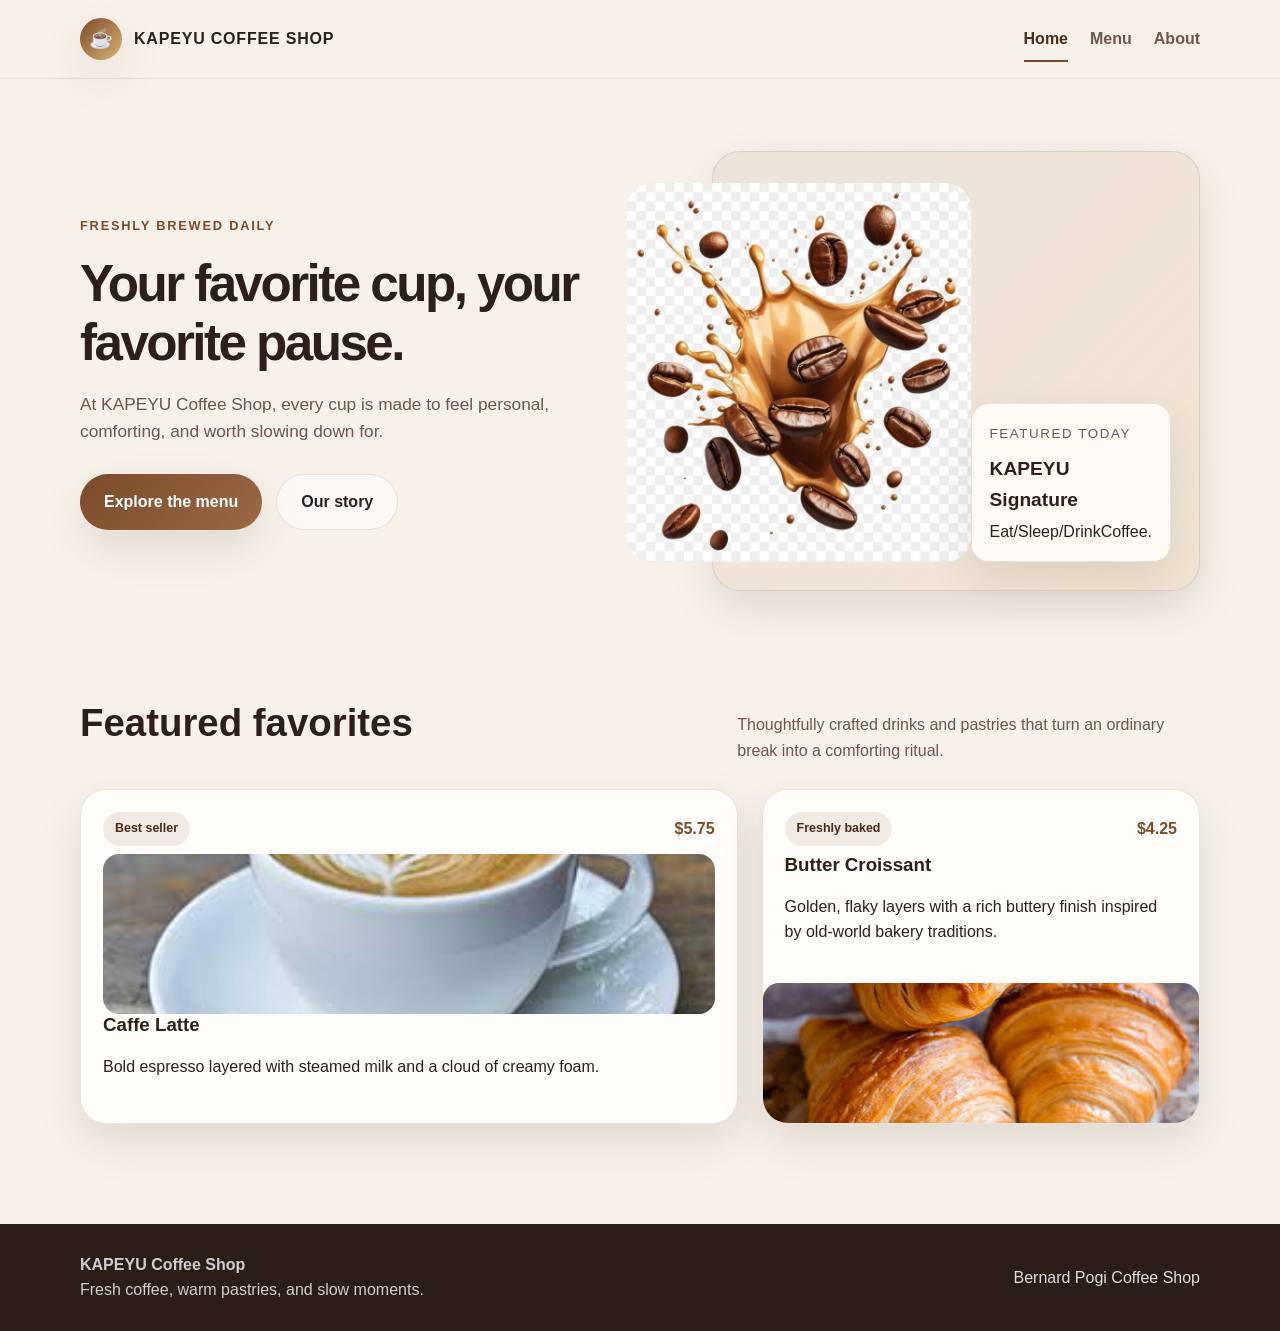
<file: index.html>
<!DOCTYPE html>
<html lang="en">
  <head>
    <meta charset="UTF-8" />
    <meta name="viewport" content="width=device-width, initial-scale=1.0" />
    <title>KAPEYU Coffee Shop</title>
    <meta
      name="description"
      content="KAPEYU Coffee Shop is a warm coffee house serving handcrafted drinks, fresh pastries, and a welcoming place to pause and enjoy the moment."
    />
    <link rel="stylesheet" href="styles.css" />
  </head>
  <body>
    <header class="navbar">
      <div class="container navbar-inner">
        <a href="index.html" class="brand" aria-label="KAPEYU Coffee Shop homepage">
          <span class="brand-mark">☕</span>
          <span>KAPEYU Coffee Shop</span>
        </a>

        <nav class="nav-links" aria-label="Main navigation">
          <a href="index.html" class="active">Home</a>
          <a href="menu.html">Menu</a>
          <a href="about.html">About</a>
        </nav>
      </div>
    </header>

    <main>
      <section class="hero">
        <div class="container hero-grid">
          <div class="hero-copy">
            <span class="eyebrow">Freshly brewed daily</span>
            <h1>Your favorite cup, your favorite pause.</h1>
            <p class="lead">
              At KAPEYU Coffee Shop, every cup is made to feel personal, comforting, and worth slowing down for.
            </p>
            <div class="actions">
              <a href="menu.html" class="button">Explore the menu</a>
              <a href="about.html" class="button-secondary">Our story</a>
            </div>
          </div>

          <div class="hero-visual hero-panel">
            <img
              src="images/kape.jpg"
              alt="KAPEYU Coffee Shop"
              style="width: 80%; height: 80; object-fit: cover; border-radius: 25px;"
            />
            <div class="float-card">
              <small>Featured today</small>
              <strong>KAPEYU Signature</strong>
              <span>Eat/Sleep/DrinkCoffee.</span>
            </div>
          </div>
        </div>
      </section>

      <section class="section">
        <div class="container">
          <div class="section-header">
            <h2>Featured favorites</h2>
            <p>
              Thoughtfully crafted drinks and pastries that turn an ordinary break into a comforting ritual.
            </p>
          </div>

          <div class="featured-grid">
            <article class="feature-card">
              <div class="feature-card-body">
                <div class="meta">
                  <span class="badge">Best seller</span>
                  <span class="price">$5.75</span>
                </div>
                <div class="product-visual">
                  <img
                    src="images/cafe latte.jpg"
                    alt="Cafe Latte"
                    style="width: 100%; height: 160px; object-fit: cover; border-radius: 16px;"
                  />
                </div>

                <h3>Caffe Latte</h3>
                <p>
                  Bold espresso layered with steamed milk and a cloud of creamy foam.
                </p>
              </div>
            </article>

            <article class="feature-card">
              <div class="feature-card-body">
                <div class="meta">
                  <span class="badge">Freshly baked</span>
                  <span class="price">$4.25</span>
                </div>
                <h3>Butter Croissant</h3>
                <p>
                  Golden, flaky layers with a rich buttery finish inspired by old-world bakery traditions.
                </p>
              </div>
               <div class="product-visual">
                  <img
                    src="images/croissants.jpg"
                    alt="Butter croissant"
                    style="width: 100%; height: 140px; object-fit: cover; border-radius: 16px;"
                  />
                </div>
            </article>
          </div>
        </div>
      </section>

  

    <footer class="footer">
      <div class="container footer-inner">
        <div>
          <strong>KAPEYU Coffee Shop</strong><br />
          <span>Fresh coffee, warm pastries, and slow moments.
            
          </span>
        </div>

        <div class="footer-credit">
          <span>Bernard Pogi Coffee Shop</span>
        </div>
      </div>
    </footer>
  </body>
</html>
</file>
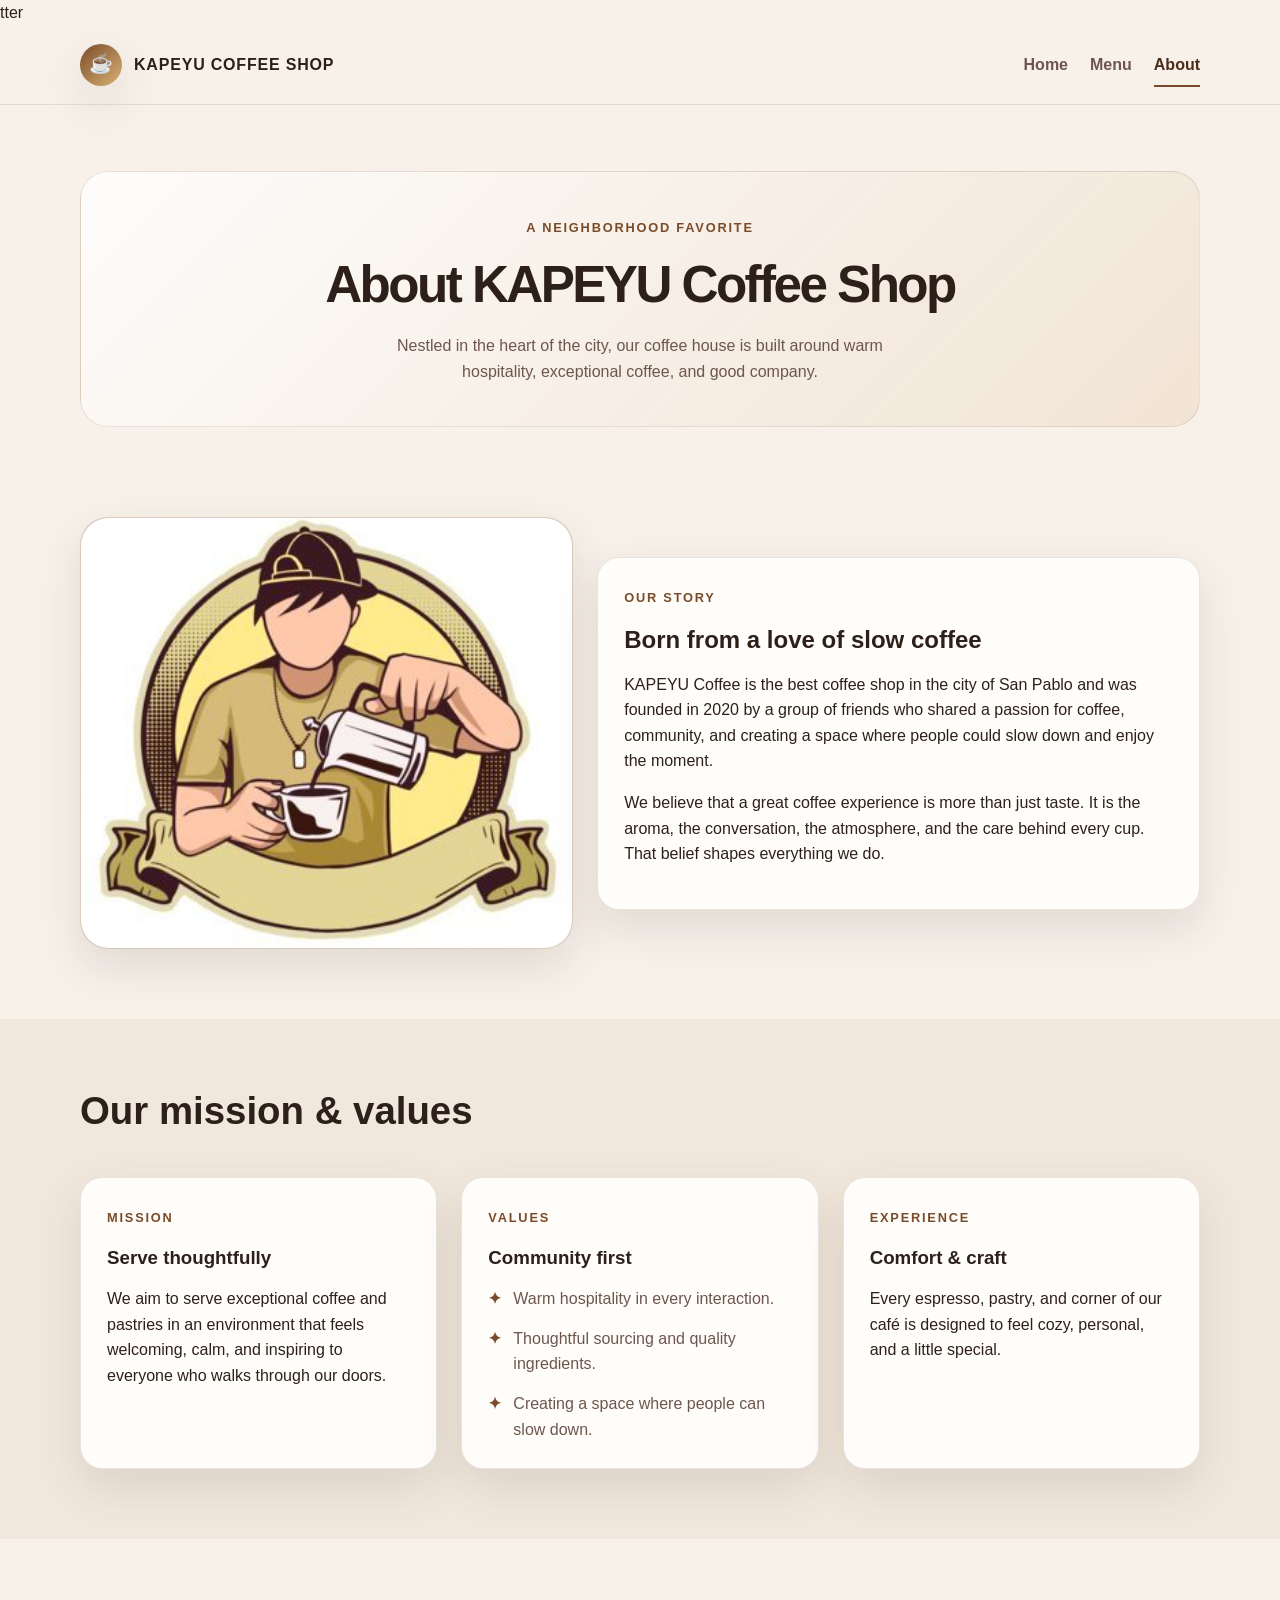
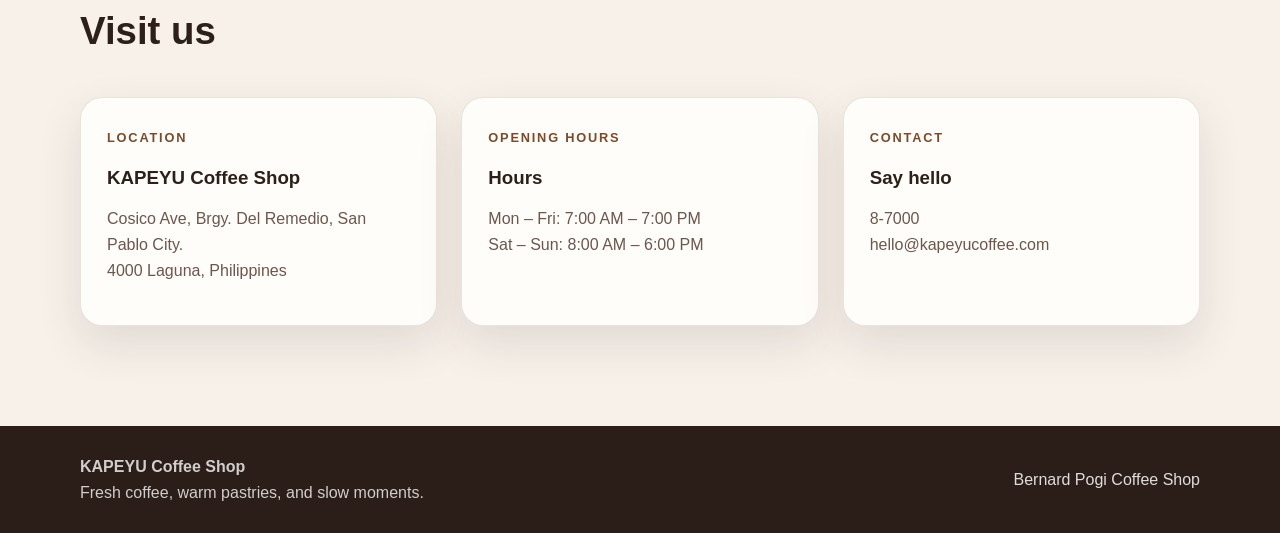
<file: about.html>
<!DOCTYPE html>
<html lang="en">tter
  <head>
    <meta charset="UTF-8" />
    <meta name="viewport" content="width=device-width, initial-scale=1.0" />
    <title>About | KAPEYU Coffee Shop</title>
    <meta
      name="description"
      content="Learn about KAPEYU Coffee Shop, our story, values, location, opening hours, and contact details."
    />
    <link rel="stylesheet" href="styles.css" />
  </head>
  <body>
    <header class="navbar">
      <div class="container navbar-inner">
        <a href="index.html" class="brand" aria-label="KAPEYU Coffee Shop homepage">
          <span class="brand-mark">☕</span>
          <span>KAPEYU Coffee Shop</span>
        </a>

        <nav class="nav-links" aria-label="Main navigation">
          <a href="index.html">Home</a>
          <a href="menu.html">Menu</a>
          <a href="about.html" class="active">About</a>
        </nav>
      </div>
    </header>

    <main>
      <section class="hero-page">
        <div class="container page-hero">
          <span class="eyebrow">A neighborhood favorite</span>
          <h1>About KAPEYU Coffee Shop</h1>
          <p>
            Nestled in the heart of the city, our coffee house is built around warm hospitality, exceptional coffee, and good company.
          </p>
        </div>
      </section>

      <section class="section">
        <div class="container about-grid">
          <div class="about-photo">
            <img
              src="images/LOGOkape.jpg"
              alt="KAPEYU Coffee Shop interior"
              style="width: 100%; height: 430px; object-fit: cover; border-radius: 28px;"
            />
          </div>

          <div>
            <div class="story-box">
              <span class="eyebrow">Our story</span>
              <h2>Born from a love of slow coffee</h2>
              <p>
                KAPEYU Coffee is the best coffee shop in the city of San Pablo and was founded in 2020 by a group of friends who shared a passion for coffee, community, and creating a space where people could slow down and enjoy the moment.  
              </p>
              <p>
                We believe that a great coffee experience is more than just taste. It is the aroma, the conversation, the atmosphere, and the care behind every cup. That belief shapes everything we do.
              </p>
            </div>
          </div>
        </div>
      </section>

      <section class="section" style="background: #f1e8dd;">
        <div class="container">
          <div class="section-header">
            <h2>Our mission & values</h2>
          </div>

          <div class="info-grid">
            <article class="story-box">
              <span class="eyebrow">Mission</span>
              <h3>Serve thoughtfully</h3>
              <p>
                We aim to serve exceptional coffee and pastries in an environment that feels welcoming, calm, and inspiring to everyone who walks through our doors.
              </p>
            </article>

            <article class="story-box">
              <span class="eyebrow">Values</span>
              <h3>Community first</h3>
              <ul class="values-list">
                <li>Warm hospitality in every interaction.</li>
                <li>Thoughtful sourcing and quality ingredients.</li>
                <li>Creating a space where people can slow down.</li>
              </ul>
            </article>

            <article class="story-box">
              <span class="eyebrow">Experience</span>
              <h3>Comfort & craft</h3>
              <p>
                Every espresso, pastry, and corner of our café is designed to feel cozy, personal, and a little special.
              </p>
            </article>
          </div>
        </div>
      </section>

      <section class="section">
        <div class="container">
          <div class="section-header">
            <h2>Visit us</h2>
          </div>

          <div class="info-grid">
            <article class="contact-box">
              <span class="eyebrow">Location</span>
              <h3>KAPEYU Coffee Shop</h3>
              <p> Cosico Ave, Brgy. Del Remedio, San Pablo City.<br /> 4000 Laguna, Philippines</p>
            </article>

            <article class="contact-box">
              <span class="eyebrow">Opening hours</span>
              <h3>Hours</h3>
              <p>Mon – Fri: 7:00 AM – 7:00 PM<br />Sat – Sun: 8:00 AM – 6:00 PM</p>
            </article>

            <article class="contact-box">
              <span class="eyebrow">Contact</span>
              <h3>Say hello</h3>
              <p><a href="tel:">8-7000</a><br /><a href=":hello@kapeyucoffee.com">hello@kapeyucoffee.com</a></p>
            </article>
          </div>
        </div>
      </section>
    </main>

    <footer class="footer">
      <div class="container footer-inner">
        <div>
          <strong>KAPEYU Coffee Shop</strong><br />
          <span>Fresh coffee, warm pastries, and slow moments.</span>
        </div>

        <div class="footer-credit">
          <span>Bernard Pogi Coffee Shop</span>
        </div>
      </div>
      </div>
    </footer>
  </body>
</html>
</file>
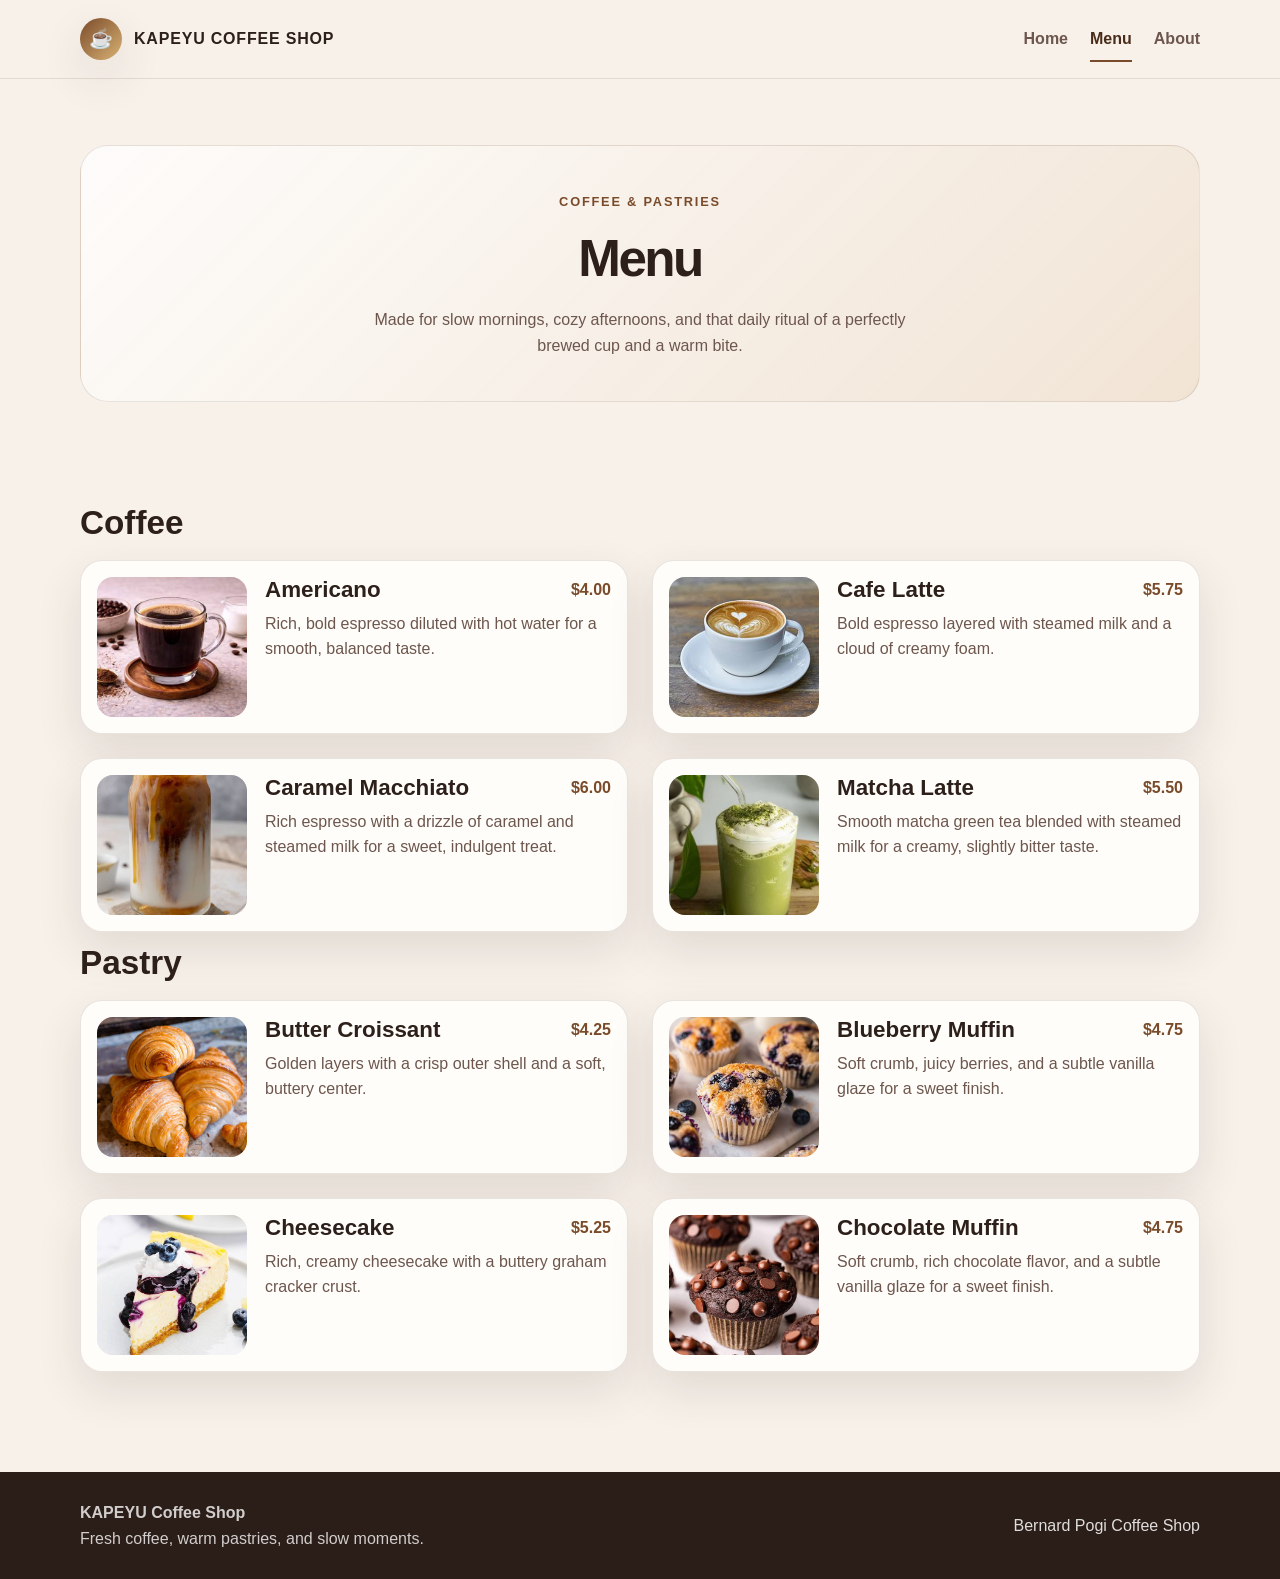
<file: menu.html>
<!DOCTYPE html>
<html lang="en">
  <head>
    <meta charset="UTF-8" />
    <meta name="viewport" content="width=device-width, initial-scale=1.0" />
    <title>Menu | KAPEYU Coffee Shop</title>
    <meta
      name="description"
      content="Explore the menu at KAPEYU Coffee Shop, featuring handcrafted coffee and fresh pastries."
    />
    <link rel="stylesheet" href="styles.css" />
  </head>
  <body>
    <header class="navbar">
      <div class="container navbar-inner">
        <a href="index.html" class="brand" aria-label="KAPEYU Coffee Shop homepage">
          <span class="brand-mark">☕</span>
          <span>KAPEYU Coffee Shop</span>
        </a>

        <nav class="nav-links" aria-label="Main navigation">
          <a href="index.html">Home</a>
          <a href="menu.html" class="active">Menu</a>
          <a href="about.html">About</a>
        </nav>
      </div>
    </header>

    <main>
      <section class="hero-page">
        <div class="container page-hero">
          <span class="eyebrow">Coffee & pastries</span>
          <h1>Menu</h1>
          <p>
            Made for slow mornings, cozy afternoons, and that daily ritual of a perfectly brewed cup and a warm bite.
          </p>
        </div>
      </section>

      <section class="section">
        <div class="container">
          <div class="menu-category">
            <h2>Coffee</h2>
            <div class="menu-grid">
              <article class="menu-item">
                <div class="product-visual">
                  <img
                    src="images/americano coffee.jpg"
                    alt="Americano drink"
                    style="width: 100%; height: 140px; object-fit: cover; border-radius: 16px;"
                  />
                </div>
                <div class="product-item">
                  <div class="product-head">
                    <h3>Americano</h3>
                    <span class="price">$4.00</span>
                  </div>
                  <p>Rich, bold espresso diluted with hot water for a smooth, balanced taste.</p>
                </div>
              </article>

              <article class="menu-item">
                <div class="product-visual">
                  <img
                    src="images/cafe latte.jpg"
                    alt="Cafe Latte"
                    style="width: 100%; height: 140px; object-fit: cover; border-radius: 16px;"
                  />
                </div>
                <div class="product-item">
                  <div class="product-head">
                    <h3>Cafe Latte</h3>
                    <span class="price">$5.75</span>
                  </div>
                  <p>Bold espresso layered with steamed milk and a cloud of creamy foam.</p>
                </div>
              </article>

              <article class="menu-item">
                <div class="product-visual">
                  <img
                    src="images/caramel macchiato.jpg"
                    alt="Caramel Macchiato"
                    style="width: 100%; height: 140px; object-fit: cover; border-radius: 16px;"
                  />
                </div>
                <div class="product-item">
                  <div class="product-head">
                    <h3>Caramel Macchiato</h3>
                    <span class="price">$6.00</span>
                  </div>
                  <p>Rich espresso with a drizzle of caramel and steamed milk for a sweet, indulgent treat.</p>
                </div>
              </article>

              <article class="menu-item">
                <div class="product-visual">
                  <img
                    src="images/matcha latte.jpg"
                    alt="Matcha Latte"
                    style="width: 100%; height: 140px; object-fit: cover; border-radius: 16px;"
                  />
                </div>
                <div class="product-item">
                  <div class="product-head">
                    <h3>Matcha Latte</h3>
                    <span class="price">$5.50</span>
                  </div>
                  <p>Smooth matcha green tea blended with steamed milk for a creamy, slightly bitter taste.</p>
                </div>
              </article>
            </div>
          </div>

          <div class="menu-category">
            <h2>Pastry</h2>
            <div class="menu-grid">
              <article class="menu-item">
                <div class="product-visual">
                  <img
                    src="images/croissants.jpg"
                    alt="Butter croissant"
                    style="width: 100%; height: 140px; object-fit: cover; border-radius: 16px;"
                  />
                </div>
                <div class="product-item">
                  <div class="product-head">
                    <h3>Butter Croissant</h3>
                    <span class="price">$4.25</span>
                  </div>
                  <p>Golden layers with a crisp outer shell and a soft, buttery center.</p>
                </div>
              </article>

              <article class="menu-item">
                <div class="product-visual">
                  <img
                    src="images/blueberry muffin.jpg"
                    alt="Blueberry muffin"
                    style="width: 100%; height: 140px; object-fit: cover; border-radius: 16px;"
                  />
                </div>
                <div class="product-item">
                  <div class="product-head">
                    <h3>Blueberry Muffin</h3>
                    <span class="price">$4.75</span>
                  </div>
                  <p>Soft crumb, juicy berries, and a subtle vanilla glaze for a sweet finish.</p>
                </div>
              </article>

              <article class="menu-item">
                <div class="product-visual">
                  <img
                    src="images/cheesecake.jpg"
                    alt="Cheesecake"
                    style="width: 100%; height: 140px; object-fit: cover; border-radius: 16px;"
                  />
                </div>
                <div class="product-item">
                  <div class="product-head">
                    <h3>Cheesecake</h3>
                    <span class="price">$5.25</span>
                  </div>
                  <p>Rich, creamy cheesecake with a buttery graham cracker crust.</p>
                </div>
              </article>

              <article class="menu-item">
                <div class="product-visual">
                  <img
                    src="images/chocolate muffin.jpg"
                    alt="Chocolate Muffin"
                    style="width: 100%; height: 140px; object-fit: cover; border-radius: 16px;"
                  />
                </div>
                <div class="product-item">
                  <div class="product-head">
                    <h3>Chocolate Muffin</h3>
                    <span class="price">$4.75</span>
                  </div>
                  <p>Soft crumb, rich chocolate flavor, and a subtle vanilla glaze for a sweet finish.</p>
                </div>
              </article>
            </div>
          </div>
        </div>
      </section>
    </main>

    <footer class="footer">
      <div class="container footer-inner">
        <div>
          <strong>KAPEYU Coffee Shop</strong><br />
          <span>Fresh coffee, warm pastries, and slow moments.</span>
        </div>

        <div class="footer-credit">
          <span>Bernard Pogi Coffee Shop</span>
        </div>
      </div>
      </div>
    </footer>
  </body>
</html>
</file>
<file: styles.css>
:root {
  --bg: #f7f1ea;
  --card: #fffdf9;
  --section: #f0e2d2;
  --accent: #7a4b2a;
  --accent-dark: #4a2c1a;
  --gold: #d9b274;
  --text: #2d201a;
  --muted: #6d564d;
  --border: rgba(74, 44, 26, 0.12);
  --shadow: 0 18px 45px rgba(75, 52, 41, 0.12);
}

* {
  box-sizing: border-box;
}

html {
  scroll-behavior: smooth;
}

body {
  margin: 0;
  font-family: "Segoe UI", Tahoma, Geneva, Verdana, sans-serif;
  background: var(--bg);
  color: var(--text);
  line-height: 1.6;
}

a {
  color: inherit;
  text-decoration: none;
}

img {
  max-width: 100%;
  display: block;
}

.container {
  width: min(1120px, calc(100% - 32px));
  margin: 0 auto;
}

.navbar {
  position: sticky;
  top: 0;
  background: rgba(247, 241, 234, 0.94);
  backdrop-filter: blur(10px);
  border-bottom: 1px solid var(--border);
  z-index: 10;
}

.navbar-inner {
  display: flex;
  align-items: center;
  justify-content: space-between;
  min-height: 78px;
  gap: 20px;
}

.brand {
  display: flex;
  align-items: center;
  gap: 12px;
  font-weight: 700;
  letter-spacing: 0.05em;
  text-transform: uppercase;
}

.brand-mark {
  width: 42px;
  height: 42px;
  border-radius: 50%;
  display: grid;
  place-items: center;
  background: linear-gradient(135deg, var(--accent), var(--gold));
  color: #fff;
  font-size: 1.2rem;
  box-shadow: var(--shadow);
}

.nav-links {
  display: flex;
  gap: 22px;
  align-items: center;
  flex-wrap: wrap;
}

.nav-links a {
  position: relative;
  color: var(--muted);
  font-weight: 600;
  padding: 8px 0;
  transition: color 0.25s ease;
}

.nav-links a::after {
  content: "";
  position: absolute;
  left: 0;
  bottom: -2px;
  width: 100%;
  height: 2px;
  background: var(--accent);
  transform: scaleX(0);
  transform-origin: left;
  transition: transform 0.25s ease;
}

.nav-links a:hover,
.nav-links a.active {
  color: var(--accent-dark);
}

.nav-links a:hover::after,
.nav-links a.active::after {
  transform: scaleX(1);
}

.hero {
  padding: 72px 0 40px;
}

.hero-grid {
  display: grid;
  grid-template-columns: 1.1fr 0.9fr;
  gap: 36px;
  align-items: center;
}

.hero-copy {
  padding-right: 18px;
}

.eyebrow {
  display: inline-block;
  font-size: 0.8rem;
  letter-spacing: 0.14em;
  text-transform: uppercase;
  font-weight: 700;
  color: var(--accent);
  margin-bottom: 18px;
}

h1, h2, h3 {
  margin: 0 0 18px;
  line-height: 1.15;
}

h1 {
  font-size: clamp(2.4rem, 4vw, 4.5rem);
  letter-spacing: -0.05em;
}

.lead {
  font-size: 1.08rem;
  color: var(--muted);
  max-width: 58ch;
  margin-bottom: 28px;
}

.actions {
  display: flex;
  flex-wrap: wrap;
  gap: 14px;
  margin-top: 18px;
}

.button,
.button-secondary {
  display: inline-flex;
  align-items: center;
  justify-content: center;
  padding: 14px 24px;
  border-radius: 999px;
  font-weight: 700;
  transition: transform 0.25s ease, box-shadow 0.25s ease, background 0.25s ease;
}

.button {
  background: linear-gradient(135deg, var(--accent), #9b6a45);
  color: #fff;
  box-shadow: var(--shadow);
}

.button-secondary {
  border: 1px solid var(--border);
  background: rgba(255, 255, 255, 0.5);
  color: var(--text);
}

.button:hover,
.button-secondary:hover {
  transform: translateY(-2px);
}

.hero-visual {
  position: relative;
  min-height: 440px;
  border-radius: 28px;
  background: linear-gradient(135deg, rgba(122, 75, 42, 0.08), rgba(217, 178, 116, 0.18));
  border: 1px solid var(--border);
  box-shadow: var(--shadow);
}

.hero-panel {
  display: flex;
  align-items: flex-end;
  justify-content: flex-end;
  padding: 28px;
}

.float-card {
  position: static;
  background: rgba(255, 253, 249, 0.92);
  border: 1px solid var(--border);
  border-radius: 18px;
  box-shadow: var(--shadow);
  padding: 16px 18px;
  max-width: 260px;
}

.float-card small {
  text-transform: uppercase;
  letter-spacing: 0.12em;
  color: var(--muted);
}

.float-card strong {
  display: block;
  margin: 8px 0 4px;
  font-size: 1.2rem;
}

.section {
  padding: 70px 0;
}

.section-header {
  display: flex;
  align-items: end;
  justify-content: space-between;
  gap: 20px;
  margin-bottom: 26px;
}

.section-header h2 {
  font-size: clamp(2rem, 3vw, 3rem);
}

.section-header p {
  max-width: 52ch;
  color: var(--muted);
  margin: 0;
}

.featured-grid,
.highlights-grid,
.about-grid,
.info-grid,
.menu-grid {
  display: grid;
  gap: 24px;
}

.featured-grid {
  grid-template-columns: 1.2fr 0.8fr;
}

.feature-card {
  background: var(--card);
  border: 1px solid var(--border);
  border-radius: 26px;
  overflow: hidden;
  box-shadow: var(--shadow);
  transition: transform 0.25s ease, box-shadow 0.25s ease;
}

.feature-card:hover,
.menu-item:hover,
.info-card:hover {
  transform: translateY(-5px);
  box-shadow: 0 24px 50px rgba(75, 52, 41, 0.18);
}

.feature-card-body {
  padding: 22px;
}

.meta {
  display: flex;
  justify-content: space-between;
  align-items: center;
  gap: 10px;
  margin-bottom: 8px;
}

.badge {
  display: inline-block;
  background: rgba(122, 75, 42, 0.1);
  color: var(--accent-dark);
  border-radius: 999px;
  padding: 7px 12px;
  font-size: 0.78rem;
  font-weight: 700;
}

.price {
  font-weight: 800;
  color: var(--accent);
}

.highlights-grid {
  grid-template-columns: repeat(3, minmax(0, 1fr));
  margin-top: 26px;
}

.info-card {
  background: var(--card);
  border: 1px solid var(--border);
  border-radius: 22px;
  padding: 24px;
  transition: transform 0.25s ease, box-shadow 0.25s ease;
}

.info-icon {
  width: 54px;
  height: 54px;
  border-radius: 16px;
  display: grid;
  place-items: center;
  background: linear-gradient(135deg, rgba(122, 75, 42, 0.12), rgba(217, 178, 116, 0.2));
  margin-bottom: 18px;
  font-size: 1.5rem;
}

.hero-page {
  padding: 50px 0 20px;
}

.page-hero {
  background: linear-gradient(135deg, rgba(255,255,255,0.78), rgba(240,226,210,0.9));
  border: 1px solid var(--border);
  border-radius: 28px;
  padding: 42px 32px;
  text-align: center;
  margin-top: 16px;
}

.page-hero h1 {
  font-size: clamp(2.4rem, 4vw, 4rem);
}

.page-hero p {
  max-width: 60ch;
  margin: 0 auto;
  color: var(--muted);
}

.menu-grid {
  grid-template-columns: repeat(2, minmax(0, 1fr));
}

.menu-item {
  display: grid;
  grid-template-columns: 150px 1fr;
  gap: 18px;
  background: var(--card);
  border: 1px solid var(--border);
  border-radius: 22px;
  padding: 16px;
  box-shadow: var(--shadow);
  transition: transform 0.25s ease, box-shadow 0.25s ease;
}

.product-visual {
  display: grid;
  place-items: center;
  min-height: 140px;
  border-radius: 16px;
  background: linear-gradient(135deg, rgba(122, 75, 42, 0.12), rgba(217, 178, 116, 0.2));
  color: var(--accent-dark);
  font-weight: 700;
  letter-spacing: 0.08em;
  text-transform: uppercase;
}

.product-head {
  display: flex;
  justify-content: space-between;
  align-items: center;
  gap: 14px;
  margin-bottom: 8px;
}

.product-head h3 {
  margin: 0;
  font-size: 1.4rem;
}

.product-item p {
  margin: 0 0 12px;
  color: var(--muted);
}

.menu-category {
  margin-top: 12px;
}

.menu-category h2 {
  margin-bottom: 18px;
  font-size: clamp(1.9rem, 2.6vw, 2.5rem);
}

.about-grid {
  grid-template-columns: 0.9fr 1.1fr;
  align-items: center;
}

.about-photo {
  display: grid;
  place-items: center;
  min-height: 430px;
  border-radius: 28px;
  overflow: hidden;
  box-shadow: var(--shadow);
  background: linear-gradient(135deg, rgba(122, 75, 42, 0.12), rgba(217, 178, 116, 0.18));
  border: 1px solid var(--border);
}

.photo-placeholder {
  font-size: 1.1rem;
  font-weight: 700;
  letter-spacing: 0.08em;
  text-transform: uppercase;
  color: var(--accent-dark);
}

.story-box,
.values-box,
.contact-box {
  background: var(--card);
  border: 1px solid var(--border);
  border-radius: 22px;
  padding: 26px;
  box-shadow: var(--shadow);
}

.values-list {
  list-style: none;
  margin: 18px 0 0;
  padding: 0;
  display: grid;
  gap: 14px;
}

.values-list li {
  display: flex;
  align-items: flex-start;
  gap: 12px;
  color: var(--muted);
}

.values-list li::before {
  content: "✦";
  color: var(--accent);
  font-weight: 800;
}

.info-grid {
  grid-template-columns: repeat(3, minmax(0, 1fr));
}

.contact-box p,
.contact-box a {
  color: var(--muted);
}

.footer {
  background: #2b1d17;
  color: rgba(255,255,255,0.78);
  padding: 28px 0;
  margin-top: 30px;
}

.footer-inner {
  display: flex;
  justify-content: space-between;
  align-items: center;
  gap: 16px;
  flex-wrap: wrap;
}

.footer-credit {
  margin-left: auto;
  text-align: right;
  color: rgba(255,255,255,0.85);
}

.footer-nav {
  display: flex;
  flex-wrap: wrap;
  gap: 18px;
}

.footer-nav a:hover {
  color: #fff;
}

@media (max-width: 860px) {
  .hero-grid,
  .featured-grid,
  .about-grid,
  .menu-grid,
  .info-grid,
  .highlights-grid {
    grid-template-columns: 1fr;
  }

  .section-header {
    display: block;
  }

  .nav-links {
    justify-content: center;
    width: 100%;
    padding-bottom: 10px;
  }

  .navbar-inner {
    flex-direction: column;
    justify-content: center;
    padding: 18px 0 10px;
  }

  .menu-item {
    grid-template-columns: 1fr;
  }

  .float-card {
    position: static;
    margin-top: 16px;
    max-width: 100%;
  }
}
</file>
